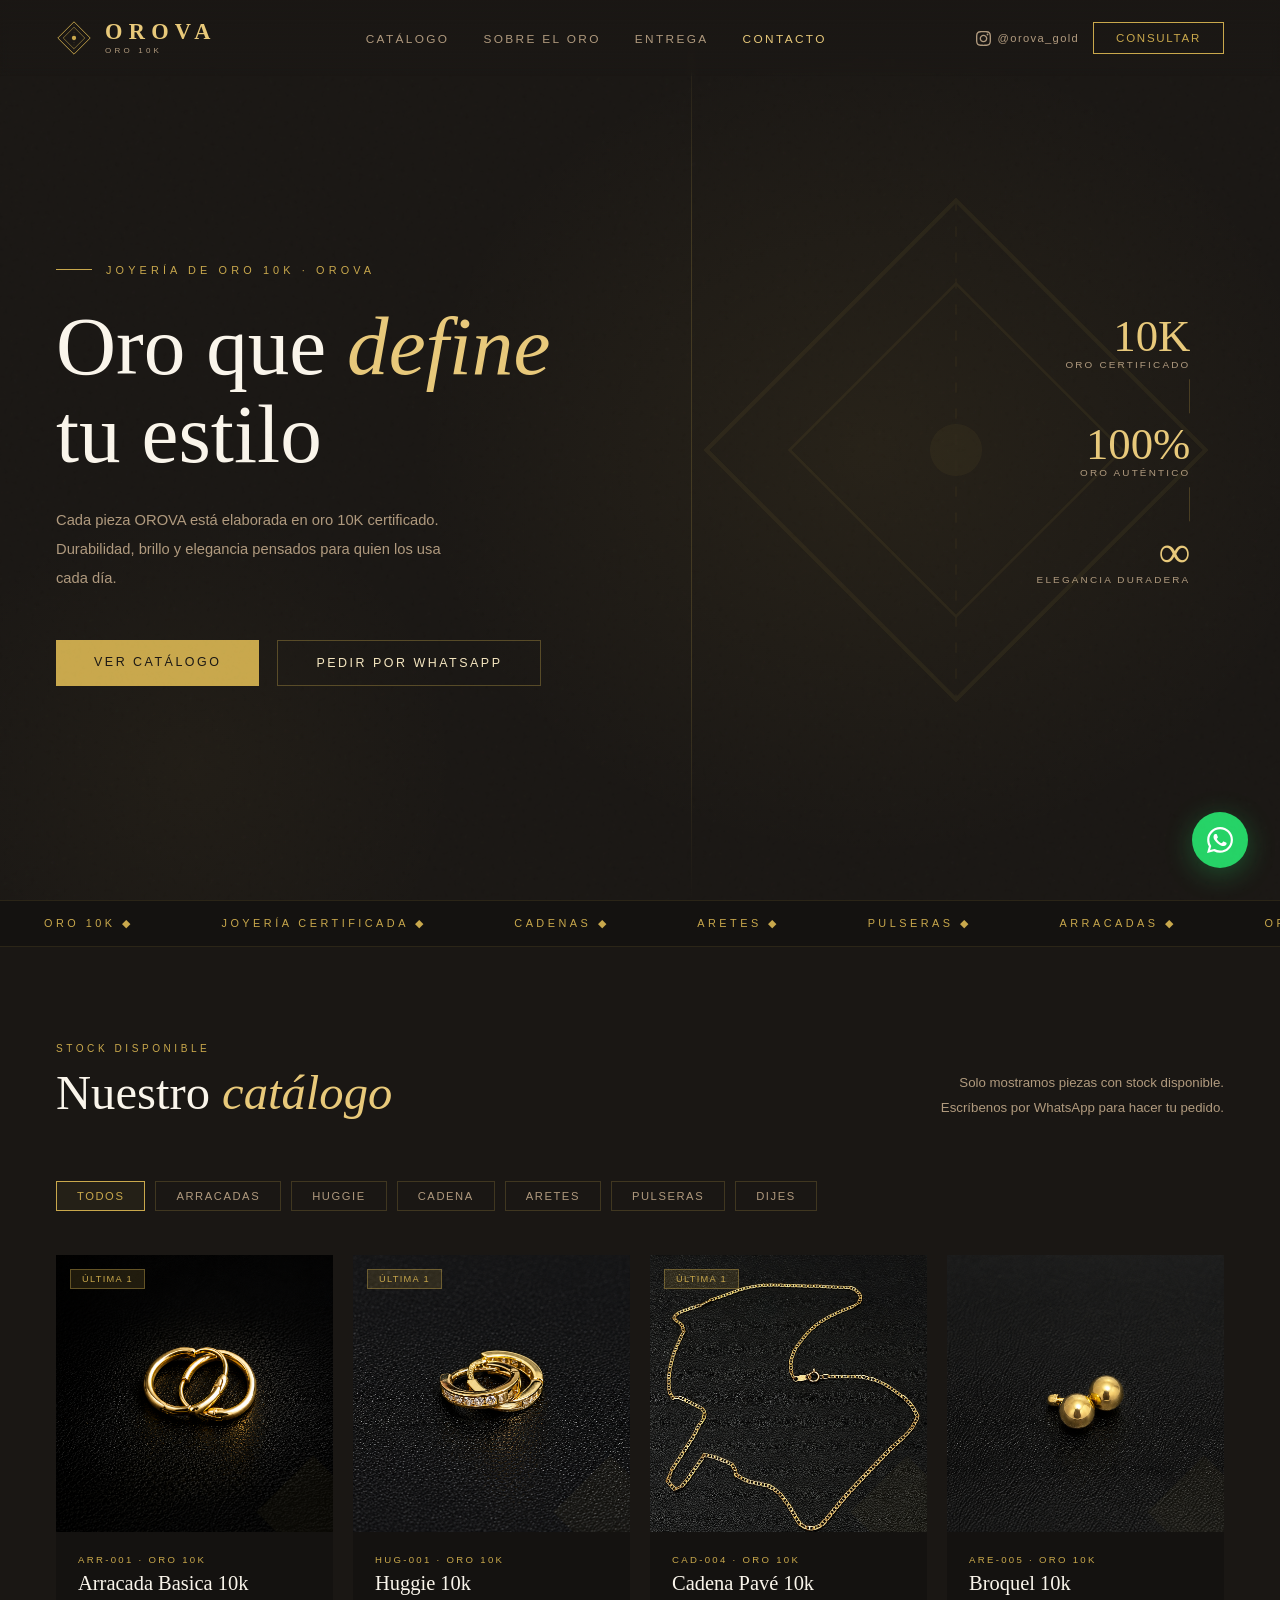
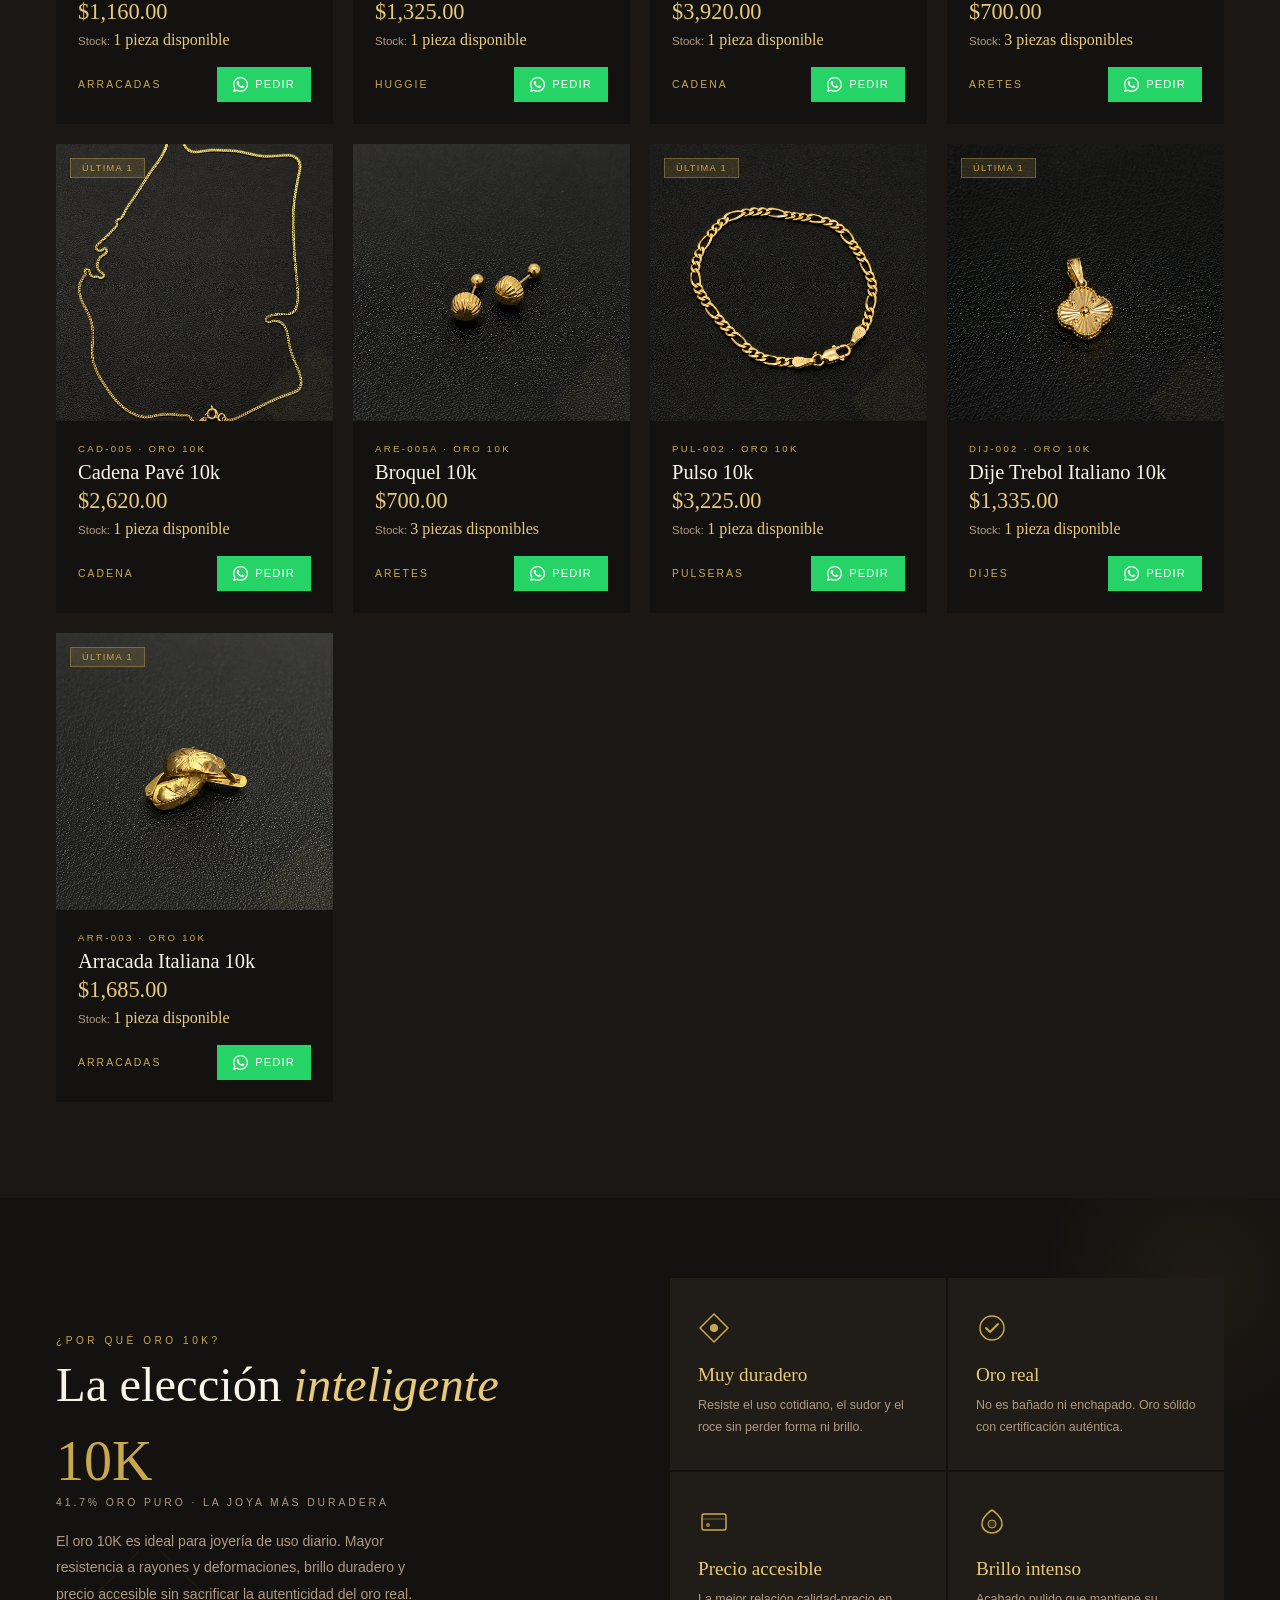
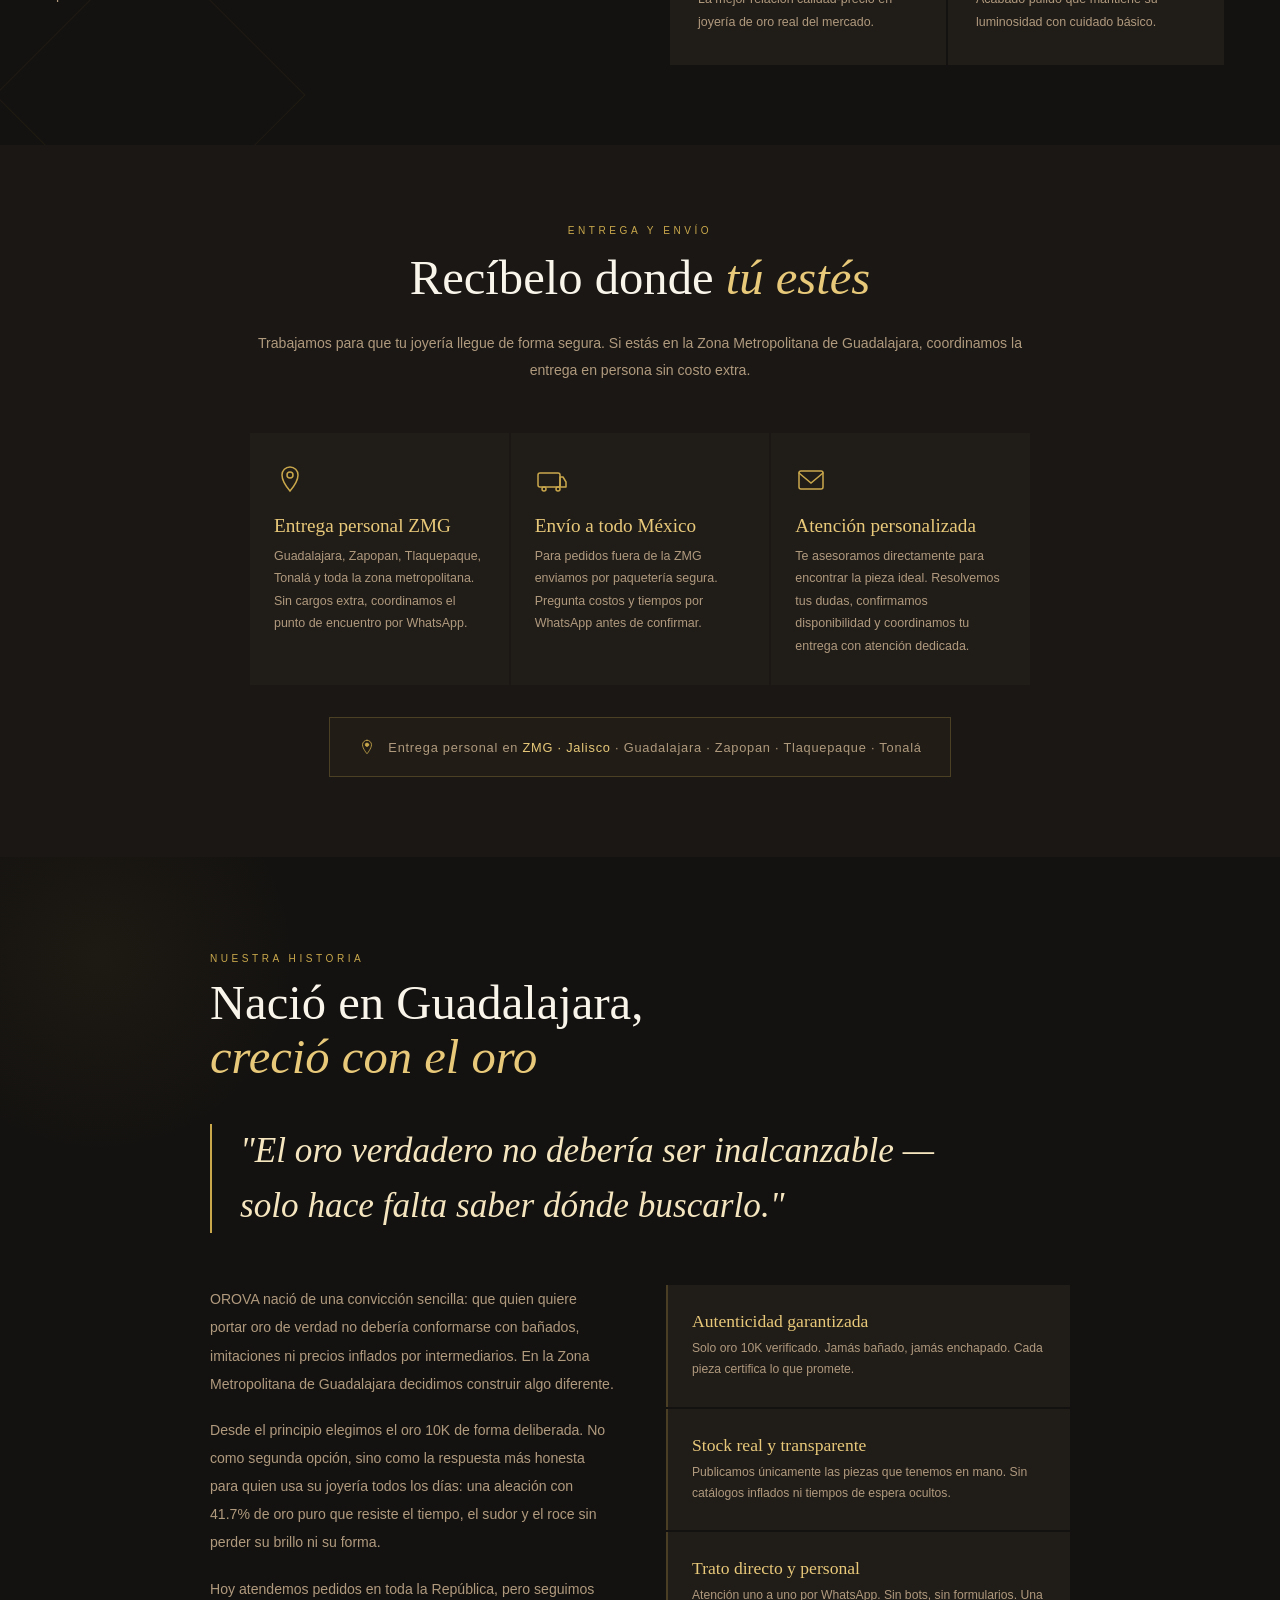
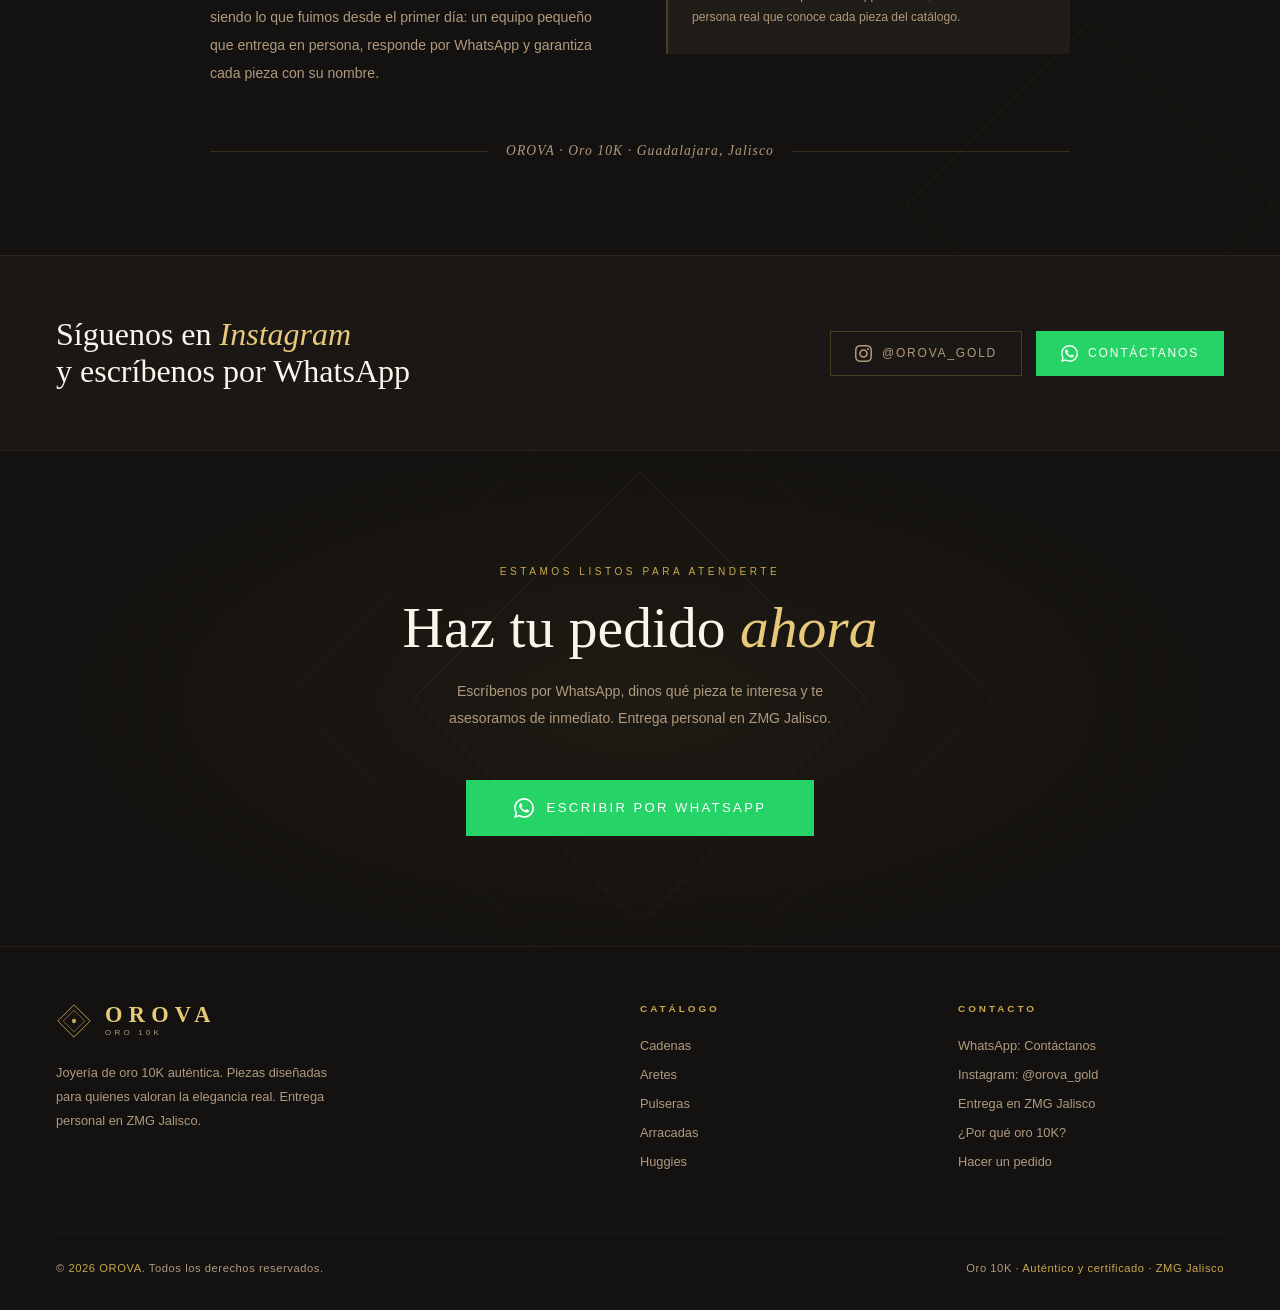
<file: index.html>
<!DOCTYPE html>
<html lang="es">
<head>
  <meta charset="UTF-8" />
  <meta name="viewport" content="width=device-width, initial-scale=1.0" />
  <title>OROVA – Joyería de Oro 10K | ZMG Jalisco</title>
  <meta name="description" content="Joyería de oro 10K auténtica y certificada. Cadenas, aretes, arracadas, pulseras y huggies. Entrega personal en ZMG Jalisco. Escríbenos por WhatsApp." />
  <meta property="og:title" content="OROVA – Joyería de Oro 10K" />
  <meta property="og:description" content="Joyería de oro 10K auténtica. Piezas con stock disponible. Entrega personal en ZMG Jalisco." />
  <meta property="og:type" content="website" />
  <meta property="og:url" content="https://asapdepweb.github.io/Orova/" />
  <meta property="og:image" content="https://asapdepweb.github.io/Orova/og-image.jpg" />
  <meta property="og:image:width" content="1200" />
  <meta property="og:image:height" content="630" />
  <link rel="canonical" href="https://asapdepweb.github.io/Orova/" />
  <meta name="robots" content="index, follow" />
  <meta name="twitter:card" content="summary_large_image" />
  <meta name="twitter:image" content="https://asapdepweb.github.io/Orova/og-image.jpg" />
  <meta name="theme-color" content="#1A1714" />

  <!-- CSP Corregido: Se quitó frame-ancestors y se añadió 'unsafe-inline' en los estilos -->
  <meta http-equiv="Content-Security-Policy" content="default-src 'none'; script-src 'self'; style-src 'self' https://fonts.googleapis.com 'unsafe-inline'; font-src https://fonts.gstatic.com; img-src 'self' data:; object-src 'none'; base-uri 'self'; form-action 'none'" />
  <meta name="referrer" content="strict-origin-when-cross-origin" />

  <link rel="icon" type="image/svg+xml" href="data:image/svg+xml,%3Csvg xmlns='http://www.w3.org/2000/svg' viewBox='0 0 100 100'%3E%3Cpolygon points='50,5 95,50 50,95 5,50' stroke='%23C9A84C' stroke-width='6' fill='%231A1714'/%3E%3Ccircle cx='50' cy='50' r='10' fill='%23C9A84C'/%3E%3C/svg%3E" />
  <link rel="preconnect" href="https://fonts.googleapis.com" />
  <link rel="preconnect" href="https://fonts.gstatic.com" crossorigin />
  <link href="https://fonts.googleapis.com/css2?family=Cormorant+Garamond:ital,wght@0,300;0,400;0,600;1,300;1,400&family=Jost:wght@200;300;400;500&display=swap" rel="stylesheet" />
  <link rel="stylesheet" href="styles.css" />
  
  <script type="application/ld+json">
  {
    "@context": "https://schema.org",
    "@type": "JewelryStore",
    "name": "OROVA",
    "description": "Joyería de oro 10K auténtica y certificada. Cadenas, aretes, arracadas, pulseras y huggies.",
    "url": "https://asapdepweb.github.io/Orova/",
    "telephone": "+522295953489",
    "image": "https://asapdepweb.github.io/Orova/og-image.jpg",
    "priceRange": "$$",
    "address": {
      "@type": "PostalAddress",
      "addressLocality": "Guadalajara",
      "addressRegion": "Jalisco",
      "addressCountry": "MX"
    },
    "sameAs": ["https://www.instagram.com/orova_gold"]
  }
  </script>
  <script src="app.js" defer></script>
</head>
<body>

<a href="#mainContent" class="skip-link">Saltar al contenido principal</a>

<svg class="svg-sprite">
  <symbol id="icon-wa" viewBox="0 0 24 24">
    <path d="M17.472 14.382c-.297-.149-1.758-.867-2.03-.967-.273-.099-.471-.148-.67.15-.197.297-.767.966-.94 1.164-.173.199-.347.223-.644.075-.297-.15-1.255-.463-2.39-1.475-.883-.788-1.48-1.761-1.653-2.059-.173-.297-.018-.458.13-.606.134-.133.298-.347.446-.52.149-.174.198-.298.298-.497.099-.198.05-.371-.025-.52-.075-.149-.669-1.612-.916-2.207-.242-.579-.487-.5-.669-.51-.173-.008-.371-.01-.57-.01-.198 0-.52.074-.792.372-.272.297-1.04 1.016-1.04 2.479 0 1.462 1.065 2.875 1.213 3.074.149.198 2.096 3.2 5.077 4.487.709.306 1.262.489 1.694.625.712.227 1.36.195 1.871.118.571-.085 1.758-.719 2.006-1.413.248-.694.248-1.289.173-1.413-.074-.124-.272-.198-.57-.347m-5.421 7.403h-.004a9.87 9.87 0 01-5.031-1.378l-.361-.214-3.741.982.998-3.648-.235-.374a9.86 9.86 0 01-1.51-5.26c.001-5.45 4.436-9.884 9.888-9.884 2.64 0 5.122 1.03 6.988 2.898a9.825 9.825 0 012.893 6.994c-.003 5.45-4.437 9.884-9.885 9.884m8.413-18.297A11.815 11.815 0 0012.05 0C5.495 0 .16 5.335.157 11.892c0 2.096.547 4.142 1.588 5.945L.057 24l6.305-1.654a11.882 11.882 0 005.683 1.448h.005c6.554 0 11.89-5.335 11.893-11.893a11.821 11.821 0 00-3.48-8.413z"/>
  </symbol>
  <symbol id="icon-ig" viewBox="0 0 24 24">
    <path d="M12 2.163c3.204 0 3.584.012 4.85.07 3.252.148 4.771 1.691 4.919 4.919.058 1.265.069 1.645.069 4.849 0 3.205-.012 3.584-.069 4.849-.149 3.225-1.664 4.771-4.919 4.919-1.266.058-1.644.07-4.85.07-3.204 0-3.584-.012-4.849-.07-3.26-.149-4.771-1.699-4.919-4.92-.058-1.265-.07-1.644-.07-4.849 0-3.204.013-3.583.07-4.849.149-3.227 1.664-4.771 4.919-4.919 1.266-.057 1.645-.069 4.849-.069zm0-2.163c-3.259 0-3.667.014-4.947.072-4.358.2-6.78 2.618-6.98 6.98-.059 1.281-.073 1.689-.073 4.948 0 3.259.014 3.668.072 4.948.2 4.358 2.618 6.78 6.98 6.98 1.281.058 1.689.072 4.948.072 3.259 0 3.668-.014 4.948-.072 4.354-.2 6.782-2.618 6.979-6.98.059-1.28.073-1.689.073-4.948 0-3.259-.014-3.667-.072-4.947-.196-4.354-2.617-6.78-6.979-6.98-1.281-.059-1.69-.073-4.949-.073zm0 5.838c-3.403 0-6.162 2.759-6.162 6.162s2.759 6.163 6.162 6.163 6.162-2.759 6.162-6.163c0-3.403-2.759-6.162-6.162-6.162zm0 10.162c-2.209 0-4-1.79-4-4 0-2.209 1.791-4 4-4s4 1.791 4 4c0 2.21-1.791 4-4 4zm6.406-11.845c-.796 0-1.441.645-1.441 1.44s.645 1.44 1.441 1.44c.795 0 1.439-.645 1.439-1.44s-.644-1.44-1.439-1.44z"/>
  </symbol>
</svg>

<div class="cursor-wrap" id="cursorWrap" aria-hidden="true">
  <svg width="18" height="18" viewBox="0 0 100 100" fill="none">
    <polygon points="50,5 95,50 50,95 5,50" stroke="#C9A84C" stroke-width="8" fill="none"/>
    <polygon points="50,22 78,50 50,78 22,50" stroke="#C9A84C" stroke-width="5" fill="none"/>
    <line x1="50" y1="5" x2="50" y2="95" stroke="#C9A84C" stroke-width="3" stroke-dasharray="6 8" opacity="0.7"/>
    <circle cx="50" cy="50" r="9" fill="#C9A84C"/>
  </svg>
</div>
<div class="cursor-ring" id="cursorRing" aria-hidden="true"></div>

<a id="floatWa" href="https://wa.me/522295953489" class="float-wa" target="_blank" rel="noopener noreferrer" aria-label="Contactar OROVA por WhatsApp">
  <svg viewBox="0 0 24 24" aria-hidden="true"><use href="#icon-wa"/></svg>
</a>

<div class="mobile-menu-overlay" id="menuOverlay" aria-hidden="true"></div>

<div class="mobile-menu" id="mobileMenu" role="dialog" aria-modal="true" aria-label="Menú de navegación">
  <button type="button" class="mobile-menu-close" id="mobileMenuClose" aria-label="Cerrar menú">×</button>
  <a href="#catalogo">Catálogo</a>
  <a href="#sobre-el-oro">Sobre el oro</a>
  <a href="#envio">Entrega</a>
  <a href="#contacto">Contacto</a>
</div>

<nav id="mainNav">
  <a href="#" class="orova-logo" aria-label="OROVA inicio">
    <svg class="mark" viewBox="0 0 100 100" fill="none" aria-hidden="true">
      <polygon points="50,5 95,50 50,95 5,50" stroke="#C9A84C" stroke-width="2.5" fill="none"/>
      <polygon points="50,20 80,50 50,80 20,50" stroke="#C9A84C" stroke-width="1.5" fill="none"/>
      <line x1="50" y1="5" x2="50" y2="95" stroke="#C9A84C" stroke-width="0.8" stroke-dasharray="3 4" opacity="0.6"/>
      <circle cx="50" cy="50" r="6" fill="#C9A84C"/>
    </svg>
    <div class="wordmark"><span class="name">OROVA</span><span class="sub">Oro 10K</span></div>
  </a>
  <ul class="nav-links" role="list">
    <li><a href="#catalogo" data-section="catalogo">Catálogo</a></li>
    <li><a href="#sobre-el-oro" data-section="sobre-el-oro">Sobre el oro</a></li>
    <li><a href="#envio" data-section="envio">Entrega</a></li>
    <li><a href="#contacto" data-section="contacto">Contacto</a></li>
  </ul>
  <div class="nav-right">
    <a href="https://www.instagram.com/orova_gold?igsh=MW9mbTE3ZmhqdWhraQ%3D%3D&utm_source=qr" class="nav-ig" target="_blank" rel="noopener noreferrer" aria-label="Instagram de OROVA">
      <svg viewBox="0 0 24 24" aria-hidden="true"><use href="#icon-ig"/></svg>
      @orova_gold
    </a>
    <a id="navWa" href="https://wa.me/522295953489" class="nav-wa" target="_blank" rel="noopener noreferrer">Consultar</a>
    <button type="button" class="nav-hamburger" id="hamburgerBtn" aria-label="Abrir menú" aria-expanded="false">
      <span></span><span></span><span></span>
    </button>
  </div>
</nav>

<main id="mainContent">
<section class="hero" id="inicio">
  <div class="hero-bg"></div>
  <div class="hero-line"></div>
  <svg class="hero-diamond-bg" width="520" height="520" viewBox="0 0 100 100" fill="none" aria-hidden="true">
    <polygon points="50,2 98,50 50,98 2,50" stroke="#C9A84C" stroke-width="0.8" fill="none"/>
    <polygon points="50,18 82,50 50,82 18,50" stroke="#C9A84C" stroke-width="0.5" fill="none"/>
    <line x1="50" y1="2" x2="50" y2="98" stroke="#C9A84C" stroke-width="0.4" stroke-dasharray="2 3" opacity="0.7"/>
    <circle cx="50" cy="50" r="5" fill="#C9A84C" opacity="0.8"/>
  </svg>
  <div class="hero-content">
    <div class="hero-tag">Joyería de Oro 10K · OROVA</div>
    <h1>Oro que <em>define</em><br>tu estilo</h1>
    <p>Cada pieza OROVA está elaborada en oro 10K certificado. Durabilidad, brillo y elegancia pensados para quien los usa cada día.</p>
    <div class="hero-cta">
      <a href="#catalogo" class="btn-primary">Ver catálogo</a>
      <a id="heroBtnWa" href="https://wa.me/522295953489" class="btn-secondary" target="_blank" rel="noopener noreferrer">Pedir por WhatsApp</a>
    </div>
  </div>
  <div class="hero-stats" aria-hidden="true">
    <div class="hero-stat"><div class="number">10K</div><div class="label">Oro certificado</div></div>
    <div class="hero-divider"></div>
    <div class="hero-stat"><div class="number">100%</div><div class="label">Oro auténtico</div></div>
    <div class="hero-divider"></div>
    <div class="hero-stat"><div class="number">∞</div><div class="label">Elegancia duradera</div></div>
  </div>
</section>

<div class="marquee-wrap" aria-hidden="true">
  <div class="marquee-track">
    <span class="marquee-item">Oro 10K ◆</span><span class="marquee-item">Joyería certificada ◆</span>
    <span class="marquee-item">Cadenas ◆</span><span class="marquee-item">Aretes ◆</span>
    <span class="marquee-item">Pulseras ◆</span><span class="marquee-item">Arracadas ◆</span>
    <span class="marquee-item">OROVA Gold ◆</span><span class="marquee-item">ZMG Jalisco ◆</span>
    <span class="marquee-item">Oro 10K ◆</span><span class="marquee-item">Joyería certificada ◆</span>
    <span class="marquee-item">Cadenas ◆</span><span class="marquee-item">Aretes ◆</span>
    <span class="marquee-item">Pulseras ◆</span><span class="marquee-item">Arracadas ◆</span>
    <span class="marquee-item">OROVA Gold ◆</span><span class="marquee-item">ZMG Jalisco ◆</span>
  </div>
</div>

<section class="section" id="catalogo">
  <div class="section-header">
    <div>
      <div class="section-tag">Stock disponible</div>
      <h2 class="section-title">Nuestro <em>catálogo</em></h2>
    </div>
    <p class="section-sub">Solo mostramos piezas con stock disponible. Escríbenos por WhatsApp para hacer tu pedido.</p>
  </div>
  <fieldset class="filters" id="filterGroup">
    <legend class="sr-only">Filtrar por categoría</legend>
    <button type="button" class="filter-btn active" data-filter="all" aria-pressed="true">Todos</button>
  </fieldset>
  <div class="catalog-grid" id="catalogGrid" aria-live="polite"></div>
</section>

<section class="tenk-section" id="sobre-el-oro">
  <div class="tenk-content">
    <div>
      <div class="section-tag">¿Por qué oro 10K?</div>
      <h2 class="section-title section-title--mb">La elección <em>inteligente</em></h2>
      <div class="tenk-purity">10K</div>
      <div class="tenk-label">41.7% oro puro · La joya más duradera</div>
      <p class="tenk-p">El oro 10K es ideal para joyería de uso diario. Mayor resistencia a rayones y deformaciones, brillo duradero y precio accesible sin sacrificar la autenticidad del oro real.</p>
    </div>
    <div class="tenk-right">
      <div class="tenk-card">
        <div class="tenk-icon"><svg width="32" height="32" viewBox="0 0 32 32" fill="none" aria-hidden="true"><polygon points="16,2 30,16 16,30 2,16" stroke="#C9A84C" stroke-width="1.5" fill="none"/><circle cx="16" cy="16" r="4" fill="#C9A84C"/></svg></div>
        <div class="tenk-card-title">Muy duradero</div>
        <div class="tenk-card-desc">Resiste el uso cotidiano, el sudor y el roce sin perder forma ni brillo.</div>
      </div>
      <div class="tenk-card">
        <div class="tenk-icon"><svg width="32" height="32" viewBox="0 0 32 32" fill="none" aria-hidden="true"><circle cx="16" cy="16" r="12" stroke="#C9A84C" stroke-width="1.5" fill="none"/><path d="M10 16 L14 20 L22 12" stroke="#C9A84C" stroke-width="2" stroke-linecap="round" stroke-linejoin="round"/></svg></div>
        <div class="tenk-card-title">Oro real</div>
        <div class="tenk-card-desc">No es bañado ni enchapado. Oro sólido con certificación auténtica.</div>
      </div>
      <div class="tenk-card">
        <div class="tenk-icon"><svg width="32" height="32" viewBox="0 0 32 32" fill="none" aria-hidden="true"><rect x="4" y="8" width="24" height="16" rx="2" stroke="#C9A84C" stroke-width="1.5" fill="none"/><path d="M4 13h24" stroke="#C9A84C" stroke-width="1" opacity="0.5"/><circle cx="10" cy="19" r="2" fill="#C9A84C" opacity="0.7"/></svg></div>
        <div class="tenk-card-title">Precio accesible</div>
        <div class="tenk-card-desc">La mejor relación calidad-precio en joyería de oro real del mercado.</div>
      </div>
      <div class="tenk-card">
        <div class="tenk-icon"><svg width="32" height="32" viewBox="0 0 32 32" fill="none" aria-hidden="true"><path d="M16 4 C16 4 6 10 6 18 C6 23 10.5 27 16 27 C21.5 27 26 23 26 18 C26 10 16 4 16 4Z" stroke="#C9A84C" stroke-width="1.5" fill="none"/><circle cx="16" cy="18" r="4" stroke="#C9A84C" stroke-width="1" fill="rgba(201,168,76,0.15)"/></svg></div>
        <div class="tenk-card-title">Brillo intenso</div>
        <div class="tenk-card-desc">Acabado pulido que mantiene su luminosidad con cuidado básico.</div>
      </div>
    </div>
  </div>
</section>

<section class="envio-section" id="envio">
  <div class="envio-inner">
    <div class="section-tag section-tag--block-center">Entrega y envío</div>
    <h2 class="section-title section-title--center">Recíbelo donde <em>tú estés</em></h2>
    <p class="envio-desc">Trabajamos para que tu joyería llegue de forma segura. Si estás en la Zona Metropolitana de Guadalajara, coordinamos la entrega en persona sin costo extra.</p>
    <div class="envio-grid">
      <div class="tenk-card tenk-card--envio">
        <div class="tenk-icon">
          <svg width="32" height="32" viewBox="0 0 32 32" fill="none" aria-hidden="true">
            <path d="M16 4C11.582 4 8 7.582 8 12c0 6.627 8 16 8 16s8-9.373 8-16c0-4.418-3.582-8-8-8z" stroke="#C9A84C" stroke-width="1.5" fill="none"/>
            <circle cx="16" cy="12" r="3" stroke="#C9A84C" stroke-width="1.5" fill="none"/>
          </svg>
        </div>
        <div class="tenk-card-title">Entrega personal ZMG</div>
        <div class="tenk-card-desc">Guadalajara, Zapopan, Tlaquepaque, Tonalá y toda la zona metropolitana. Sin cargos extra, coordinamos el punto de encuentro por WhatsApp.</div>
      </div>
      <div class="tenk-card tenk-card--envio">
        <div class="tenk-icon">
          <svg width="32" height="32" viewBox="0 0 32 32" fill="none" aria-hidden="true">
            <rect x="3" y="10" width="22" height="14" rx="2" stroke="#C9A84C" stroke-width="1.5" fill="none"/>
            <path d="M25 14h3l3 5v5h-6V14z" stroke="#C9A84C" stroke-width="1.5" fill="none" stroke-linejoin="round"/>
            <circle cx="9" cy="26" r="2" stroke="#C9A84C" stroke-width="1.5" fill="none"/>
            <circle cx="23" cy="26" r="2" stroke="#C9A84C" stroke-width="1.5" fill="none"/>
          </svg>
        </div>
        <div class="tenk-card-title">Envío a todo México</div>
        <div class="tenk-card-desc">Para pedidos fuera de la ZMG enviamos por paquetería segura. Pregunta costos y tiempos por WhatsApp antes de confirmar.</div>
      </div>
      <div class="tenk-card tenk-card--envio">
        <div class="tenk-icon">
          <svg width="32" height="32" viewBox="0 0 32 32" fill="none" aria-hidden="true">
            <path d="M28 10 L16 20 L4 10" stroke="#C9A84C" stroke-width="1.5" stroke-linecap="round" fill="none"/>
            <rect x="4" y="8" width="24" height="18" rx="2" stroke="#C9A84C" stroke-width="1.5" fill="none"/>
          </svg>
        </div>
        <div class="tenk-card-title">Atención personalizada</div>
        <div class="tenk-card-desc">Te asesoramos directamente para encontrar la pieza ideal. Resolvemos tus dudas, confirmamos disponibilidad y coordinamos tu entrega con atención dedicada.</div>
      </div>
    </div>
    <div class="envio-badge">
      <svg viewBox="0 0 32 32" aria-hidden="true">
        <path d="M16 4C11.582 4 8 7.582 8 12c0 6.627 8 16 8 16s8-9.373 8-16c0-4.418-3.582-8-8-8z" stroke="#C9A84C" stroke-width="1.5" fill="none"/>
        <circle cx="16" cy="12" r="3" fill="#C9A84C"/>
      </svg>
      <span>Entrega personal en <strong>ZMG · Jalisco</strong> · Guadalajara · Zapopan · Tlaquepaque · Tonalá</span>
    </div>
  </div>
</section>

<section class="historia-section" aria-labelledby="historia-heading">
  <div class="historia-inner">
    <div class="section-tag">Nuestra historia</div>
    <h2 class="section-title historia-heading--mb" id="historia-heading">Nació en Guadalajara,<br><em>creció con el oro</em></h2>

    <blockquote class="historia-quote">
      "El oro verdadero no debería ser inalcanzable —<br>
      solo hace falta saber dónde buscarlo."
    </blockquote>

    <div class="historia-body">
      <div>
        <p class="historia-p">OROVA nació de una convicción sencilla: que quien quiere portar oro de verdad no debería conformarse con bañados, imitaciones ni precios inflados por intermediarios. En la Zona Metropolitana de Guadalajara decidimos construir algo diferente.</p>
        <p class="historia-p">Desde el principio elegimos el oro 10K de forma deliberada. No como segunda opción, sino como la respuesta más honesta para quien usa su joyería todos los días: una aleación con 41.7% de oro puro que resiste el tiempo, el sudor y el roce sin perder su brillo ni su forma.</p>
        <p class="historia-p">Hoy atendemos pedidos en toda la República, pero seguimos siendo lo que fuimos desde el primer día: un equipo pequeño que entrega en persona, responde por WhatsApp y garantiza cada pieza con su nombre.</p>
      </div>
      <div class="historia-pillars">
        <div class="historia-pillar">
          <div class="historia-pillar-title">Autenticidad garantizada</div>
          <div class="historia-pillar-desc">Solo oro 10K verificado. Jamás bañado, jamás enchapado. Cada pieza certifica lo que promete.</div>
        </div>
        <div class="historia-pillar">
          <div class="historia-pillar-title">Stock real y transparente</div>
          <div class="historia-pillar-desc">Publicamos únicamente las piezas que tenemos en mano. Sin catálogos inflados ni tiempos de espera ocultos.</div>
        </div>
        <div class="historia-pillar">
          <div class="historia-pillar-title">Trato directo y personal</div>
          <div class="historia-pillar-desc">Atención uno a uno por WhatsApp. Sin bots, sin formularios. Una persona real que conoce cada pieza del catálogo.</div>
        </div>
      </div>
    </div>

    <div class="historia-firma">
      <div class="historia-firma-line"></div>
      <div class="historia-firma-text">OROVA · Oro 10K · Guadalajara, Jalisco</div>
      <div class="historia-firma-line"></div>
    </div>
  </div>
</section>

<div class="social-strip">
  <div class="social-strip-left">Síguenos en <em>Instagram</em><br>y escríbenos por WhatsApp</div>
  <div class="social-links">
    <a href="https://www.instagram.com/orova_gold?igsh=MW9mbTE3ZmhqdWhraQ%3D%3D&utm_source=qr" class="social-link" target="_blank" rel="noopener noreferrer" aria-label="Instagram de OROVA">
      <svg viewBox="0 0 24 24" aria-hidden="true"><use href="#icon-ig"/></svg>
      @orova_gold
    </a>
    <a id="socialWa" href="https://wa.me/522295953489" class="social-link wa" target="_blank" rel="noopener noreferrer" aria-label="WhatsApp de OROVA">
      <svg viewBox="0 0 24 24" aria-hidden="true"><use href="#icon-wa"/></svg>
      Contáctanos
    </a>
  </div>
</div>

<section class="cta-section" id="contacto">
  <div class="cta-bg"></div><div class="cta-diamond"></div><div class="cta-diamond-inner"></div>
  <div class="section-tag section-tag--cta">Estamos listos para atenderte</div>
  <h2>Haz tu pedido <em>ahora</em></h2>
  <p>Escríbenos por WhatsApp, dinos qué pieza te interesa y te asesoramos de inmediato. Entrega personal en ZMG Jalisco.</p>
  <a id="ctaWa" href="https://wa.me/522295953489" class="cta-wa" target="_blank" rel="noopener noreferrer" aria-label="Escribir a OROVA por WhatsApp">
    <svg viewBox="0 0 24 24" aria-hidden="true"><use href="#icon-wa"/></svg>
    Escribir por WhatsApp
  </a>
</section>

</main>
<footer>
  <div class="footer-grid">
    <div class="footer-brand">
      <a href="#" class="orova-logo">
        <svg class="mark" viewBox="0 0 100 100" fill="none" aria-hidden="true">
          <polygon points="50,5 95,50 50,95 5,50" stroke="#C9A84C" stroke-width="2.5" fill="none"/>
          <polygon points="50,20 80,50 50,80 20,50" stroke="#C9A84C" stroke-width="1.5" fill="none"/>
          <line x1="50" y1="5" x2="50" y2="95" stroke="#C9A84C" stroke-width="0.8" stroke-dasharray="3 4" opacity="0.6"/>
          <circle cx="50" cy="50" r="6" fill="#C9A84C"/>
        </svg>
        <div class="wordmark"><span class="name">OROVA</span><span class="sub">Oro 10K</span></div>
      </a>
      <p>Joyería de oro 10K auténtica. Piezas diseñadas para quienes valoran la elegancia real. Entrega personal en ZMG Jalisco.</p>
    </div>
    <div class="footer-col">
      <h4>Catálogo</h4>
      <ul>
        <li><a href="#catalogo" data-filter-link="CAD">Cadenas</a></li>
        <li><a href="#catalogo" data-filter-link="ARE">Aretes</a></li>
        <li><a href="#catalogo" data-filter-link="PUL">Pulseras</a></li>
        <li><a href="#catalogo" data-filter-link="ARR">Arracadas</a></li>
        <li><a href="#catalogo" data-filter-link="HUG">Huggies</a></li>
      </ul>
    </div>
    <div class="footer-col">
      <h4>Contacto</h4>
      <ul>
        <li><a id="footerWa" href="https://wa.me/522295953489" target="_blank" rel="noopener noreferrer">WhatsApp: Contáctanos</a></li>
        <li><a href="https://www.instagram.com/orova_gold" target="_blank" rel="noopener noreferrer">Instagram: @orova_gold</a></li>
        <li><a href="#envio">Entrega en ZMG Jalisco</a></li>
        <li><a href="#sobre-el-oro">¿Por qué oro 10K?</a></li>
        <li><a href="#contacto">Hacer un pedido</a></li>
      </ul>
    </div>
  </div>
  <div class="footer-bottom">
    <p>© <span id="copyrightYear"></span> <span>OROVA</span>. Todos los derechos reservados.</p>
    <p>Oro 10K · <span>Auténtico y certificado</span> · <span>ZMG Jalisco</span></p>
  </div>
</footer>


<div class="product-modal-overlay" id="productModal" role="dialog" aria-modal="true" aria-label="Detalle del producto">
  <div class="product-modal">
    <button class="product-modal-close" id="modalClose" aria-label="Cerrar">&times;</button>
    <div class="product-modal-img" id="modalImg"></div>
    <div class="product-modal-info">
      <div class="product-modal-code" id="modalCode"></div>
      <div class="product-modal-name" id="modalName"></div>
      <div class="product-modal-price" id="modalPrice"></div>
      <div class="product-modal-stock" id="modalStock"></div>
      <div class="product-modal-divider"></div>
      <div class="product-modal-cat" id="modalCat"></div>
      <a href="#" class="product-modal-wa" id="modalWa" target="_blank" rel="noopener noreferrer">
        <svg viewBox="0 0 24 24" aria-hidden="true"><use href="#icon-wa"/></svg>
        Pedir por WhatsApp
      </a>
    </div>
  </div>
</div>
</body>
</html>
</file>
<file: styles.css>
:root {
      --gold: #C9A84C;
      --gold-light: #E8C97A;
      --gold-pale: #F5E6C0;
      --dark: #1A1714;
      --dark-2: #141210;
      --dark-3: #201C18;
      --cream: #FAF5EB;
      --text-muted: #B09A7E;
      --wa-green: #25D366;
    }
    *, *::before, *::after { box-sizing: border-box; margin: 0; padding: 0; }
    html { scroll-behavior: smooth; scroll-padding-top: 92px; }
    @media (max-width: 700px) { html { scroll-padding-top: 68px; } }
    body { background: var(--dark); color: var(--cream); font-family: 'Jost', sans-serif; font-weight: 300; overflow-x: hidden; }

    /* Skip-to-content (accesibilidad teclado) */
    .skip-link { position: absolute; top: -100%; left: 50%; transform: translateX(-50%); background: var(--gold); color: var(--dark); padding: 12px 24px; font-family: 'Jost', sans-serif; font-size: 0.8rem; letter-spacing: 0.12em; text-transform: uppercase; text-decoration: none; z-index: 10000; transition: top 0.2s; white-space: nowrap; }
    .skip-link:focus { top: 0; }

    /* Clases utilitarias */
    .sr-only { position: absolute; width: 1px; height: 1px; padding: 0; margin: -1px; overflow: hidden; clip: rect(0,0,0,0); white-space: nowrap; border-width: 0; }

    /* Focus visible — navegación por teclado */
    :focus-visible { outline: 2px solid var(--gold); outline-offset: 3px; }
    :focus:not(:focus-visible) { outline: none; }

    /* Cursor solo en hover real (no touch) */
    @media (hover: hover) {
      body.has-cursor,
      body.has-cursor * { cursor: none !important; }
    }
    .cursor-wrap { position: fixed; top: 0; left: 0; pointer-events: none; z-index: 9999; transform: translate(-50%,-50%); display: none; }
    .cursor-ring { width: 38px; height: 38px; border: 1px solid rgba(201,168,76,0.55); border-radius: 50%; position: fixed; top: 0; left: 0; pointer-events: none; z-index: 9998; transform: translate(-50%,-50%); opacity: 0.5; display: none; }

    body::after { content: ''; position: fixed; inset: 0; background-image: url("data:image/svg+xml,%3Csvg viewBox='0 0 200 200' xmlns='http://www.w3.org/2000/svg'%3E%3Cfilter id='n'%3E%3CfeTurbulence type='fractalNoise' baseFrequency='0.85' numOctaves='4' stitchTiles='stitch'/%3E%3C/filter%3E%3Crect width='100%25' height='100%25' filter='url(%23n)' opacity='0.035'/%3E%3C/svg%3E"); pointer-events: none; z-index: 1000; opacity: 0.5; }

    /* LOGO */
    .orova-logo { display: inline-flex; align-items: center; gap: 13px; text-decoration: none; }
    .orova-logo .mark { width: 36px; height: 36px; flex-shrink: 0; }
    .orova-logo .wordmark { display: flex; flex-direction: column; line-height: 1; }
    .orova-logo .name { font-family: 'Cormorant Garamond', serif; font-size: 1.4rem; font-weight: 600; letter-spacing: 0.28em; color: var(--gold-light); }
    .orova-logo .sub { font-family: 'Jost', sans-serif; font-size: 0.5rem; letter-spacing: 0.4em; color: var(--text-muted); text-transform: uppercase; margin-top: 3px; }

    /* NAV */
    nav { position: fixed; top: 0; left: 0; right: 0; z-index: 1001; display: flex; align-items: center; justify-content: space-between; padding: 20px 56px; background: linear-gradient(to bottom,rgba(26,23,20,0.97) 0%,transparent 100%); backdrop-filter: blur(4px); }
    .nav-links { display: flex; gap: 34px; list-style: none; }
    .nav-links a { color: var(--text-muted); text-decoration: none; font-size: 0.74rem; letter-spacing: 0.2em; text-transform: uppercase; transition: color 0.3s; }
    .nav-links a:hover, .nav-links a.active { color: var(--gold-light); }
    .nav-right { display: flex; align-items: center; gap: 14px; }
    .nav-ig { display: flex; align-items: center; gap: 7px; color: var(--text-muted); text-decoration: none; font-size: 0.7rem; letter-spacing: 0.12em; transition: color 0.3s; }
    .nav-ig svg { width: 15px; height: 15px; fill: currentColor; }
    .nav-ig:hover { color: var(--gold-light); }
    .nav-wa { background: transparent; border: 1px solid var(--gold); color: var(--gold); padding: 9px 22px; font-family: 'Jost', sans-serif; font-size: 0.72rem; letter-spacing: 0.15em; text-transform: uppercase; text-decoration: none; transition: background 0.3s, color 0.3s; }
    .nav-wa:hover { background: var(--gold); color: var(--dark); }

    /* Hamburger */
    .nav-hamburger { display: none; background: transparent; border: 1px solid rgba(201,168,76,0.4); padding: 8px 10px; flex-direction: column; gap: 5px; cursor: pointer; }
    .nav-hamburger span { display: block; width: 20px; height: 1px; background: var(--gold); transition: all 0.3s; }
    .nav-hamburger.open span:nth-child(1) { transform: translateY(6px) rotate(45deg); }
    .nav-hamburger.open span:nth-child(2) { opacity: 0; }
    .nav-hamburger.open span:nth-child(3) { transform: translateY(-6px) rotate(-45deg); }

    /* Menú móvil */
    .mobile-menu { display: none; position: fixed; top: 0; left: 0; right: 0; bottom: 0; background: rgba(20,18,16,0.98); z-index: 1050; flex-direction: column; align-items: center; justify-content: center; gap: 32px; }
    .mobile-menu.open { display: flex; }
    .mobile-menu a { color: var(--cream); text-decoration: none; font-family: 'Cormorant Garamond', serif; font-size: 2rem; font-weight: 300; letter-spacing: 0.1em; transition: color 0.3s; }
    .mobile-menu a:hover { color: var(--gold-light); }
    .mobile-menu-close { position: absolute; top: 24px; right: 24px; background: transparent; border: 1px solid rgba(201,168,76,0.3); color: var(--gold); width: 40px; height: 40px; font-size: 1.4rem; cursor: pointer; display: flex; align-items: center; justify-content: center; transition: background 0.3s; }
    .mobile-menu-close:hover { background: rgba(201,168,76,0.1); }
    .mobile-menu-overlay { position: fixed; inset: 0; z-index: 1040; display: none; }
    .mobile-menu-overlay.open { display: block; }

    /* HERO */
    .hero { min-height: 100vh; display: flex; align-items: center; position: relative; overflow: hidden; padding: 130px 56px 80px; }
    .hero-bg { position: absolute; inset: 0; background: radial-gradient(ellipse 55% 70% at 68% 50%,rgba(201,168,76,0.07) 0%,transparent 65%),radial-gradient(ellipse 35% 50% at 15% 85%,rgba(201,168,76,0.04) 0%,transparent 60%),var(--dark); }
    .hero-diamond-bg { position: absolute; right: 5%; top: 50%; transform: translateY(-50%); opacity: 0.07; pointer-events: none; z-index: 1; }
    .hero-line { position: absolute; top: 0; bottom: 0; left: 54%; width: 1px; background: linear-gradient(to bottom,transparent,rgba(201,168,76,0.2) 25%,rgba(201,168,76,0.2) 75%,transparent); }
    .hero-content { position: relative; z-index: 2; max-width: 560px; animation: fadeUp 1.1s ease forwards; }
    .hero-tag { font-size: 0.68rem; letter-spacing: 0.38em; text-transform: uppercase; color: var(--gold); margin-bottom: 26px; display: flex; align-items: center; gap: 14px; }
    .hero-tag::before { content: ''; width: 36px; height: 1px; background: var(--gold); }
    .hero h1 { font-family: 'Cormorant Garamond', serif; font-size: clamp(3.2rem,6.5vw,5.8rem); font-weight: 300; line-height: 1.06; margin-bottom: 28px; }
    .hero h1 em { font-style: italic; color: var(--gold-light); }
    .hero p { color: var(--text-muted); font-size: 0.92rem; line-height: 1.95; max-width: 400px; margin-bottom: 48px; }
    .hero-cta { display: flex; gap: 18px; flex-wrap: wrap; }
    .btn-primary { background: var(--gold); color: var(--dark); padding: 15px 38px; font-family: 'Jost', sans-serif; font-size: 0.78rem; letter-spacing: 0.2em; text-transform: uppercase; text-decoration: none; font-weight: 500; transition: background 0.3s, transform 0.2s; display: inline-block; }
    .btn-primary:hover { background: var(--gold-light); transform: translateY(-2px); }
    .btn-secondary { border: 1px solid rgba(201,168,76,0.35); color: var(--gold-pale); padding: 15px 38px; font-family: 'Jost', sans-serif; font-size: 0.78rem; letter-spacing: 0.2em; text-transform: uppercase; text-decoration: none; transition: border-color 0.3s, color 0.3s; display: inline-block; }
    .btn-secondary:hover { border-color: var(--gold); color: var(--gold-light); }
    .hero-stats { position: absolute; right: 7%; top: 50%; transform: translateY(-50%); z-index: 2; display: flex; flex-direction: column; gap: 6px; align-items: flex-end; }
    .hero-stat { text-align: right; }
    .hero-stat .number { font-family: 'Cormorant Garamond', serif; font-size: 2.8rem; color: var(--gold-light); line-height: 1; }
    .hero-stat .label { font-size: 0.62rem; letter-spacing: 0.22em; color: var(--text-muted); text-transform: uppercase; }
    .hero-divider { width: 1px; height: 34px; background: rgba(201,168,76,0.25); align-self: flex-end; margin: 3px 0; }

    /* MARQUEE */
    .marquee-wrap { border-top: 1px solid rgba(201,168,76,0.12); border-bottom: 1px solid rgba(201,168,76,0.12); overflow: hidden; padding: 16px 0; background: var(--dark-2); }
    .marquee-track { display: flex; animation: marquee 28s linear infinite; width: max-content; will-change: transform; contain: layout paint; }
    .marquee-item { font-size: 0.68rem; letter-spacing: 0.32em; color: var(--gold); text-transform: uppercase; padding: 0 44px; white-space: nowrap; }

    /* SECCIONES */
    #catalogo, #sobre-el-oro, #envio, #contacto { scroll-margin-top: 92px; }
    .section { padding: 96px 56px; }
    .section-header { display: flex; align-items: flex-end; justify-content: space-between; margin-bottom: 60px; gap: 28px; }
    .section-tag { font-size: 0.63rem; letter-spacing: 0.35em; text-transform: uppercase; color: var(--gold); margin-bottom: 13px; }
    .section-title { font-family: 'Cormorant Garamond', serif; font-size: clamp(2rem,3.8vw,3.2rem); font-weight: 300; line-height: 1.1; }
    .section-title em { font-style: italic; color: var(--gold-light); }
    .section-sub { color: var(--text-muted); font-size: 0.83rem; line-height: 1.85; max-width: 300px; text-align: right; }

    /* FILTROS */
    .filters { display: flex; gap: 10px; flex-wrap: wrap; margin-bottom: 44px; border: none; padding: 0; min-inline-size: 0; }
    .filter-btn { background: transparent; border: 1px solid rgba(201,168,76,0.22); color: var(--text-muted); padding: 8px 20px; font-family: 'Jost', sans-serif; font-size: 0.7rem; letter-spacing: 0.14em; text-transform: uppercase; cursor: pointer; transition: all 0.3s; }
    .filter-btn:hover, .filter-btn.active { border-color: var(--gold); color: var(--gold); background: rgba(201,168,76,0.06); }

    /* CATÁLOGO */
    .catalog-grid { display: grid; grid-template-columns: repeat(auto-fill,minmax(270px,1fr)); gap: 20px; }
    .catalog-empty { grid-column: 1/-1; text-align: center; padding: 80px 20px; color: var(--text-muted); font-size: 0.9rem; line-height: 1.9; }
    .product-card { background: var(--dark-2); position: relative; overflow: hidden; transition: transform 0.4s ease; }
    .product-card.is-visible { animation: fadeUp 0.7s ease var(--anim-delay, 0s) both; }
    .product-card:hover { transform: translateY(-5px); }
    .product-img { width: 100%; aspect-ratio: 1/1; background: var(--dark-3); display: flex; align-items: center; justify-content: center; position: relative; overflow: hidden; }
    .product-img img { width: 100%; height: 100%; object-fit: cover; transition: transform 0.5s; }
    .product-img img.is-hidden { display: none; }
    .product-card:hover .product-img img { transform: scale(1.06); }
    .product-img svg { width: 52%; height: 52%; opacity: 0.72; transition: opacity 0.3s, transform 0.5s; }
    .product-card:hover .product-img svg { opacity: 1; transform: scale(1.06); }
    .product-img::after { content: ''; position: absolute; bottom: -20px; right: -20px; width: 80px; height: 80px; background: rgba(201,168,76,0.04); transform: rotate(45deg); pointer-events: none; }
    .stock-badge { position: absolute; top: 14px; left: 14px; font-size: 0.58rem; letter-spacing: 0.14em; text-transform: uppercase; padding: 4px 11px; font-weight: 500; background: rgba(201,168,76,0.15); color: var(--gold); border: 1px solid rgba(201,168,76,0.4); z-index: 1; }
    .product-info { padding: 22px; }
    .product-code { font-size: 0.6rem; letter-spacing: 0.24em; text-transform: uppercase; color: var(--gold); margin-bottom: 7px; }
    .product-name { font-family: 'Cormorant Garamond', serif; font-size: 1.28rem; font-weight: 400; margin-bottom: 4px; }
    .product-price { font-family: 'Cormorant Garamond', serif; font-size: 1.4rem; color: var(--gold-light); margin-bottom: 6px; }
    .product-stock { font-size: 0.72rem; color: var(--text-muted); margin-bottom: 18px; }
    .product-stock span { color: var(--gold-light); font-family: 'Cormorant Garamond', serif; font-size: 1rem; }
    .product-footer { display: flex; align-items: center; justify-content: space-between; }
    .product-label { font-size: 0.65rem; letter-spacing: 0.2em; text-transform: uppercase; color: var(--gold); }
    .wa-btn { display: flex; align-items: center; gap: 7px; background: var(--wa-green); color: #fff; padding: 10px 16px; font-family: 'Jost', sans-serif; font-size: 0.7rem; letter-spacing: 0.1em; text-transform: uppercase; text-decoration: none; font-weight: 500; transition: opacity 0.3s, transform 0.2s; }
    .wa-btn:hover { opacity: 0.87; transform: scale(1.02); }
    .wa-btn svg { width: 15px; height: 15px; fill: #fff; flex-shrink: 0; }

    /* 10K */
    .tenk-section { background: var(--dark-2); padding: 80px 56px; position: relative; overflow: hidden; }
    .tenk-section::before { content: ''; position: absolute; top: -80px; right: -80px; width: 320px; height: 320px; background: radial-gradient(circle,rgba(201,168,76,0.06) 0%,transparent 70%); }
    .tenk-section::after { content: ''; position: absolute; bottom: -60px; left: 40px; width: 220px; height: 220px; border: 1px solid rgba(201,168,76,0.06); transform: rotate(45deg); }
    .tenk-content { display: grid; grid-template-columns: 1fr 1fr; gap: 60px; align-items: center; position: relative; z-index: 2; }
    .tenk-right { display: grid; grid-template-columns: 1fr 1fr; gap: 2px; }
    .tenk-card { background: var(--dark-3); padding: 32px 28px; border-top: 2px solid transparent; transition: border-color 0.3s; }
    .tenk-card:hover { border-color: var(--gold); }
    .tenk-icon { margin-bottom: 16px; }
    .tenk-card-title { font-family: 'Cormorant Garamond', serif; font-size: 1.2rem; color: var(--gold-light); margin-bottom: 8px; }
    .tenk-card-desc { font-size: 0.78rem; color: var(--text-muted); line-height: 1.8; }
    .tenk-purity { font-family: 'Cormorant Garamond', serif; font-size: 3.5rem; color: var(--gold); line-height: 1; margin: 20px 0 8px; }
    .tenk-label { font-size: 0.65rem; letter-spacing: 0.28em; text-transform: uppercase; color: var(--text-muted); margin-bottom: 20px; }
    .tenk-p { font-size: 0.88rem; color: var(--text-muted); line-height: 1.9; max-width: 380px; }

    /* ENVÍO */
    .envio-section { background: var(--dark); padding: 80px 56px; }
    .envio-inner { max-width: 780px; margin: 0 auto; text-align: center; }
    .envio-grid { display: grid; grid-template-columns: repeat(auto-fit,minmax(200px,1fr)); gap: 2px; text-align: left; margin-bottom: 32px; }
    .envio-badge { display: inline-flex; align-items: center; gap: 12px; flex-wrap: wrap; justify-content: center; padding: 20px 28px; border: 1px solid rgba(201,168,76,0.25); background: rgba(201,168,76,0.04); }
    .envio-badge svg { width: 18px; height: 18px; fill: none; stroke: var(--gold); stroke-width: 1.5; stroke-linecap: round; stroke-linejoin: round; flex-shrink: 0; }
    .envio-badge span { font-size: 0.8rem; color: var(--text-muted); letter-spacing: 0.06em; }
    .envio-badge strong { color: var(--gold-light); font-weight: 500; }

    /* HISTORIA */
    .historia-section { background: var(--dark-2); padding: 96px 56px; position: relative; overflow: hidden; }
    .historia-section::before { content: ''; position: absolute; top: -100px; left: -100px; width: 400px; height: 400px; background: radial-gradient(circle,rgba(201,168,76,0.05) 0%,transparent 70%); pointer-events: none; }
    .historia-section::after { content: ''; position: absolute; bottom: -80px; right: 60px; width: 260px; height: 260px; border: 1px solid rgba(201,168,76,0.05); transform: rotate(45deg); pointer-events: none; }
    .historia-inner { max-width: 860px; margin: 0 auto; position: relative; z-index: 2; }
    .historia-quote { font-family: 'Cormorant Garamond', serif; font-size: clamp(1.45rem,2.8vw,2.2rem); font-weight: 300; font-style: italic; color: var(--gold-pale); line-height: 1.55; margin-bottom: 52px; padding-left: 28px; border-left: 2px solid var(--gold); }
    .historia-body { display: grid; grid-template-columns: 1fr 1fr; gap: 52px; align-items: start; margin-bottom: 56px; }
    .historia-p { font-size: 0.88rem; color: var(--text-muted); line-height: 2; margin-bottom: 18px; }
    .historia-p:last-child { margin-bottom: 0; }
    .historia-pillars { display: grid; grid-template-columns: 1fr; gap: 2px; }
    .historia-pillar { background: var(--dark-3); padding: 26px 24px; border-left: 2px solid rgba(201,168,76,0.25); transition: border-color 0.3s; }
    .historia-pillar:hover { border-color: var(--gold); }
    .historia-pillar-title { font-family: 'Cormorant Garamond', serif; font-size: 1.1rem; color: var(--gold-light); margin-bottom: 6px; }
    .historia-pillar-desc { font-size: 0.76rem; color: var(--text-muted); line-height: 1.75; }
    .historia-firma { display: flex; align-items: center; gap: 18px; }
    .historia-firma-line { flex: 1; height: 1px; background: rgba(201,168,76,0.18); }
    .historia-firma-text { font-family: 'Cormorant Garamond', serif; font-size: 0.85rem; font-style: italic; color: var(--text-muted); letter-spacing: 0.08em; white-space: nowrap; }

    /* SOCIAL */
    .social-strip { background: var(--dark); padding: 60px 56px; border-top: 1px solid rgba(201,168,76,0.1); border-bottom: 1px solid rgba(201,168,76,0.1); display: flex; align-items: center; justify-content: space-between; gap: 32px; flex-wrap: wrap; }
    .social-strip-left { font-family: 'Cormorant Garamond', serif; font-size: clamp(1.4rem,2.5vw,2rem); font-weight: 300; }
    .social-strip-left em { font-style: italic; color: var(--gold-light); }
    .social-links { display: flex; gap: 14px; flex-wrap: wrap; }
    .social-link { display: flex; align-items: center; gap: 10px; border: 1px solid rgba(201,168,76,0.25); color: var(--text-muted); padding: 13px 24px; font-size: 0.75rem; letter-spacing: 0.15em; text-transform: uppercase; text-decoration: none; transition: all 0.3s; }
    .social-link svg { width: 17px; height: 17px; fill: currentColor; flex-shrink: 0; }
    .social-link:hover { border-color: var(--gold); color: var(--gold); }
    .social-link.wa { background: var(--wa-green); border-color: var(--wa-green); color: #fff; }
    .social-link.wa:hover { opacity: 0.88; }

    /* CTA */
    .cta-section { padding: 110px 56px; text-align: center; position: relative; overflow: hidden; background: var(--dark-2); }
    .cta-bg { position: absolute; inset: 0; background: radial-gradient(ellipse 65% 75% at 50% 50%,rgba(201,168,76,0.055) 0%,transparent 70%); }
    .cta-diamond { position: absolute; top: 50%; left: 50%; transform: translate(-50%,-50%) rotate(45deg); width: 500px; height: 500px; border: 1px solid rgba(201,168,76,0.05); pointer-events: none; }
    .cta-diamond-inner { position: absolute; top: 50%; left: 50%; transform: translate(-50%,-50%) rotate(45deg); width: 320px; height: 320px; border: 1px solid rgba(201,168,76,0.07); pointer-events: none; }
    .cta-section h2 { font-family: 'Cormorant Garamond', serif; font-size: clamp(2.2rem,4.5vw,3.8rem); font-weight: 300; margin-bottom: 18px; position: relative; z-index: 2; }
    .cta-section h2 em { font-style: italic; color: var(--gold-light); }
    .cta-section p { color: var(--text-muted); font-size: 0.88rem; line-height: 1.9; max-width: 440px; margin: 0 auto 48px; position: relative; z-index: 2; }
    .cta-wa { display: inline-flex; align-items: center; gap: 13px; background: var(--wa-green); color: #fff; padding: 18px 48px; font-family: 'Jost', sans-serif; font-size: 0.82rem; letter-spacing: 0.18em; text-transform: uppercase; text-decoration: none; font-weight: 500; transition: transform 0.3s, box-shadow 0.3s; position: relative; z-index: 2; }
    .cta-wa:hover { transform: translateY(-3px); box-shadow: 0 18px 56px rgba(37,211,102,0.22); }
    .cta-wa svg { width: 20px; height: 20px; fill: #fff; }

    /* FOOTER */
    footer { background: var(--dark-2); border-top: 1px solid rgba(201,168,76,0.1); padding: 56px 56px 36px; }
    .footer-grid { display: grid; grid-template-columns: 2fr 1fr 1fr; gap: 52px; margin-bottom: 52px; }
    .footer-brand p { font-size: 0.8rem; color: var(--text-muted); line-height: 1.9; max-width: 280px; margin-top: 18px; }
    .footer-col h4 { font-size: 0.62rem; letter-spacing: 0.3em; text-transform: uppercase; color: var(--gold); margin-bottom: 22px; }
    .footer-col ul { list-style: none; }
    .footer-col ul li { margin-bottom: 11px; }
    .footer-col ul li a { font-size: 0.8rem; color: var(--text-muted); text-decoration: none; transition: color 0.3s; }
    .footer-col ul li a:hover { color: var(--gold-light); }
    .footer-bottom { border-top: 1px solid rgba(255,255,255,0.04); padding-top: 28px; display: flex; justify-content: space-between; align-items: center; }
    .footer-bottom p { font-size: 0.7rem; color: var(--text-muted); letter-spacing: 0.05em; }
    .footer-bottom span { color: var(--gold); }

    /* FLOAT WA */
    .float-wa { position: fixed; bottom: 32px; right: 32px; z-index: 800; background: var(--wa-green); width: 56px; height: 56px; border-radius: 50%; display: flex; align-items: center; justify-content: center; text-decoration: none; box-shadow: 0 6px 28px rgba(37,211,102,0.3); transition: transform 0.3s, box-shadow 0.3s; animation: pulse 2.8s ease-in-out infinite; }
    .float-wa:hover { transform: scale(1.1); box-shadow: 0 10px 44px rgba(37,211,102,0.48); }
    .float-wa svg { width: 26px; height: 26px; fill: #fff; }

    /* ANIMACIONES */
    @keyframes fadeUp { from { opacity: 0; transform: translateY(28px); } to { opacity: 1; transform: translateY(0); } }
    @keyframes marquee { from { transform: translateX(0); } to { transform: translateX(-50%); } }
    @keyframes pulse { 0%,100% { box-shadow: 0 6px 28px rgba(37,211,102,0.3); } 50% { box-shadow: 0 6px 44px rgba(37,211,102,0.55); } }

    /* PREFERS-REDUCED-MOTION */
    @media (prefers-reduced-motion: reduce) {
      html { scroll-behavior: auto; }
      .marquee-track { animation: none; }
      .float-wa { animation: none; }
      .product-card.is-visible { animation: none; }
      .hero-content { animation: none; }
      .cursor-wrap, .cursor-ring { display: none !important; }
      * { transition-duration: 0.01ms !important; }
    }

    /* RESPONSIVE */
    @media (max-width: 900px) {
      .tenk-content { grid-template-columns: 1fr; }
      .hero-stats { display: none; }
      .hero-line { display: none; }
      .historia-body { grid-template-columns: 1fr; }
    }
    @media (max-width: 700px) {
      nav { padding: 18px 22px; }
      .nav-links { display: none; }
      .nav-ig { display: none; }
      .nav-hamburger { display: flex; }
      .hero { padding: 110px 22px 72px; }
      .section { padding: 64px 22px; }
      .tenk-section { padding: 64px 22px; }
      .envio-section { padding: 64px 22px; }
      .historia-section { padding: 64px 22px; }
      .social-strip { padding: 44px 22px; }
      .cta-section { padding: 72px 22px; }
      footer { padding: 52px 22px 32px; }
      .footer-grid { grid-template-columns: 1fr; gap: 36px; }
      .footer-bottom { flex-direction: column; gap: 10px; text-align: center; }
      .float-wa { bottom: 22px; right: 22px; width: 50px; height: 50px; }
      .tenk-right { grid-template-columns: 1fr; }
      .section-header { flex-direction: column; align-items: flex-start; }
      .section-sub { text-align: left; }
      .envio-grid { grid-template-columns: 1fr; }
    }

    /* Clases generadas por JS */
    .wa-btn-icon { width: 15px; height: 15px; fill: #fff; flex-shrink: 0; }
    .modal-img-fill { width: 100%; height: 100%; object-fit: cover; }
    .product-price--consult { font-size: 1rem; color: var(--text-muted); }

    /* MODAL PRODUCTO */
    .product-img { cursor: zoom-in; }
    .product-modal-overlay {
      position: fixed; inset: 0; z-index: 2000;
      background: rgba(14,12,10,0.92);
      backdrop-filter: blur(6px);
      display: flex; align-items: center; justify-content: center;
      padding: 24px;
      opacity: 0; pointer-events: none;
      transition: opacity 0.3s ease;
    }
    .product-modal-overlay.open { opacity: 1; pointer-events: all; }
    .product-modal {
      display: flex; gap: 0;
      background: var(--dark-2);
      max-width: 860px; width: 100%;
      max-height: 90vh;
      overflow: hidden;
      transform: translateY(24px);
      transition: transform 0.35s ease;
      position: relative;
    }
    .product-modal-overlay.open .product-modal { transform: translateY(0); }
    .product-modal-img {
      width: 420px; min-width: 420px;
      background: var(--dark-3);
      display: flex; align-items: center; justify-content: center;
      overflow: hidden;
    }
    .product-modal-img img { width: 100%; height: 100%; object-fit: cover; }
    .product-modal-img svg { width: 55%; height: 55%; opacity: 0.75; }
    .product-modal-info {
      flex: 1; padding: 40px 36px;
      display: flex; flex-direction: column; justify-content: center;
      overflow-y: auto;
    }
    .product-modal-close {
      position: absolute; top: 14px; right: 14px;
      background: transparent; border: 1px solid rgba(201,168,76,0.3);
      color: var(--gold); width: 36px; height: 36px;
      font-size: 1.3rem; cursor: pointer;
      display: flex; align-items: center; justify-content: center;
      transition: background 0.2s;
      z-index: 10;
    }
    .product-modal-close:hover { background: rgba(201,168,76,0.12); }
    .product-modal-code { font-size: 0.6rem; letter-spacing: 0.28em; text-transform: uppercase; color: var(--gold); margin-bottom: 10px; }
    .product-modal-name { font-family: "Cormorant Garamond", serif; font-size: 2rem; font-weight: 300; margin-bottom: 6px; line-height: 1.15; }
    .product-modal-price { font-family: "Cormorant Garamond", serif; font-size: 1.9rem; color: var(--gold-light); margin-bottom: 8px; }
    .product-modal-stock { font-size: 0.76rem; color: var(--text-muted); margin-bottom: 28px; }
    .product-modal-stock span { color: var(--gold-light); font-family: "Cormorant Garamond", serif; font-size: 1rem; }
    .product-modal-divider { width: 36px; height: 1px; background: rgba(201,168,76,0.3); margin-bottom: 28px; }
    .product-modal-cat { font-size: 0.65rem; letter-spacing: 0.22em; text-transform: uppercase; color: var(--text-muted); margin-bottom: 32px; }
    .product-modal-wa {
      display: inline-flex; align-items: center; gap: 10px;
      background: var(--wa-green); color: #fff;
      padding: 14px 28px; font-family: "Jost", sans-serif;
      font-size: 0.78rem; letter-spacing: 0.14em; text-transform: uppercase;
      text-decoration: none; font-weight: 500;
      transition: opacity 0.3s; align-self: flex-start;
    }
    .product-modal-wa:hover { opacity: 0.87; }
    .product-modal-wa svg { width: 17px; height: 17px; fill: #fff; flex-shrink: 0; }

    /* Clases utilitarias para reemplazar style="" inline */
    .section-title--mb { margin-bottom: 16px; }
    .section-tag--block-center { display: block; text-align: center; margin-bottom: 16px; }
    .section-tag--cta { position: relative; z-index: 2; margin-bottom: 18px; display: inline-block; }
    .tenk-card--envio { padding: 28px 24px; }
    .section-title--center { text-align: center; margin-bottom: 24px; }
    .historia-heading--mb { margin-bottom: 40px; }
    .svg-sprite { display: none; }
    .envio-desc { color: var(--text-muted); font-size: 0.88rem; line-height: 1.95; margin-bottom: 48px; }

    @media (max-width: 700px) {
      .product-modal { flex-direction: column; max-height: 92vh; }
      .product-modal-img { width: 100%; min-width: unset; height: 240px; min-height: 240px; }
      .product-modal-info { padding: 26px 22px; }
      .product-modal-name { font-size: 1.5rem; }
    }
</file>
